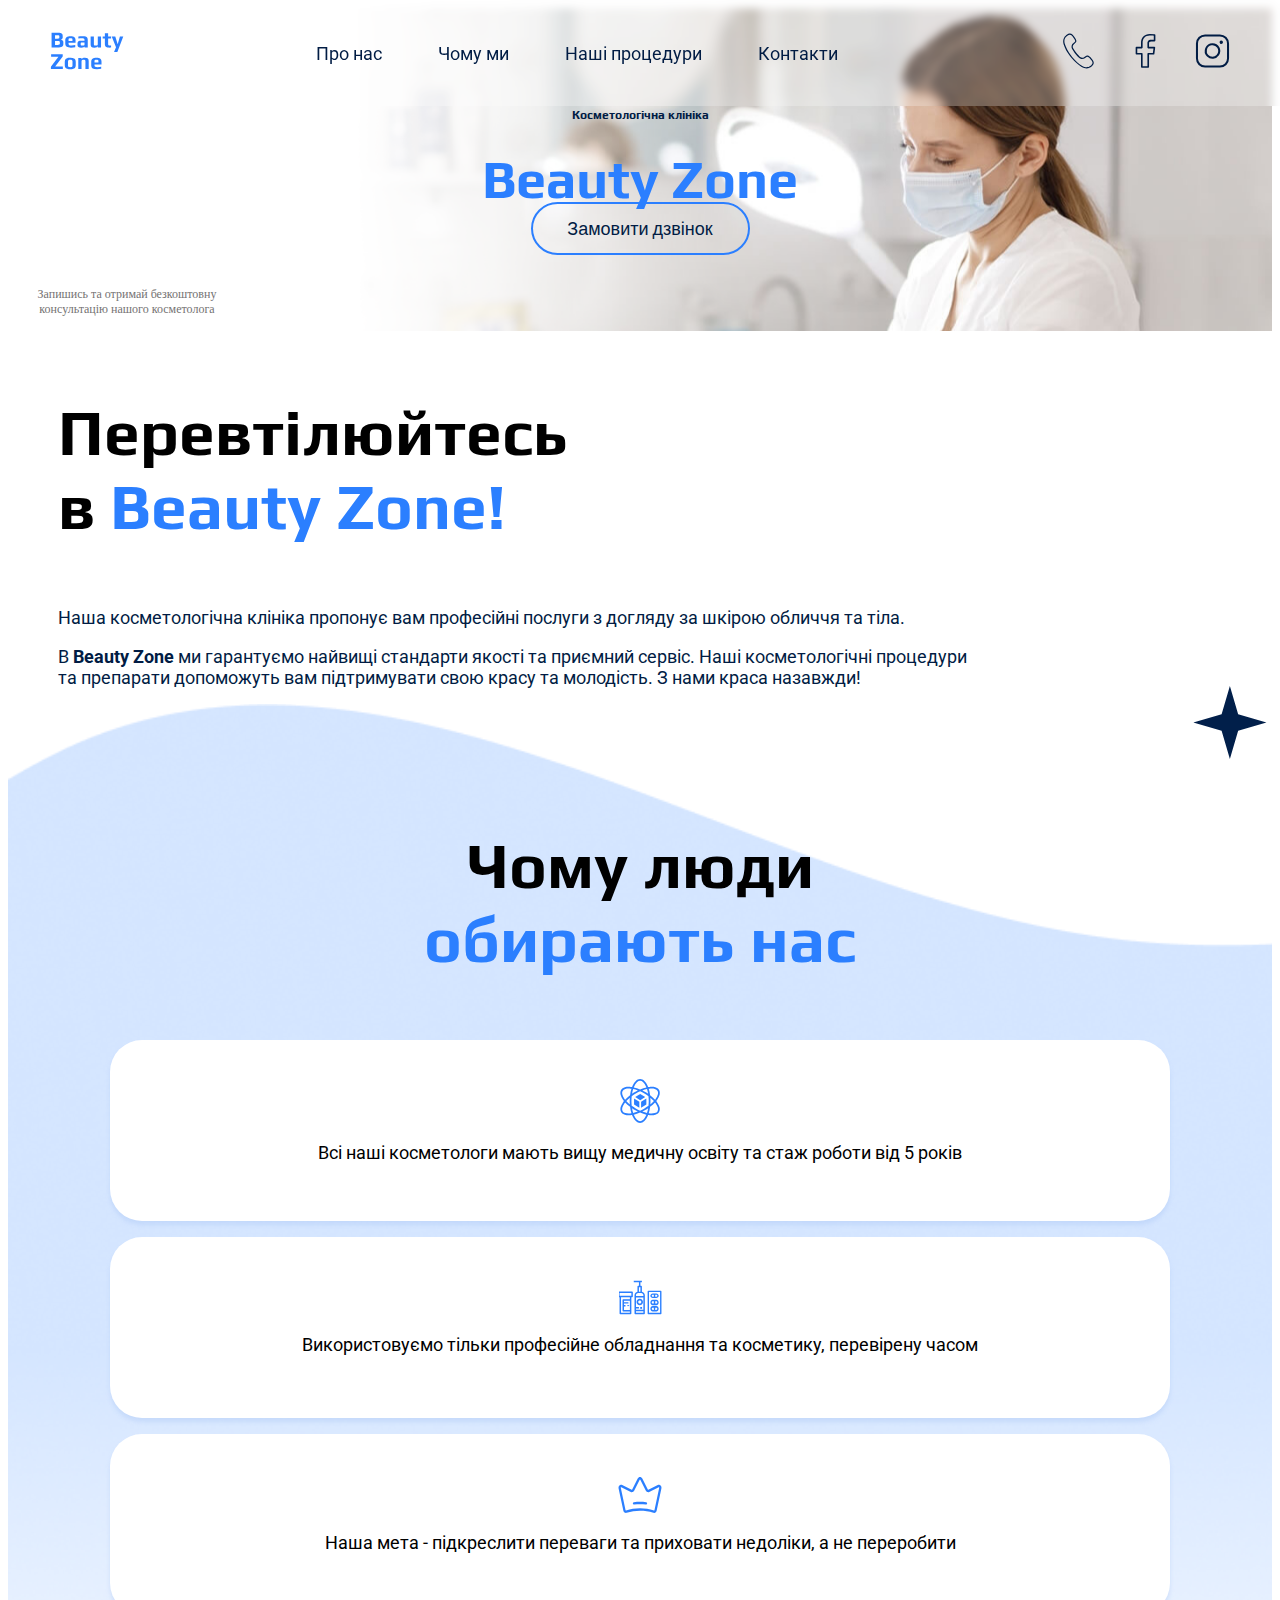
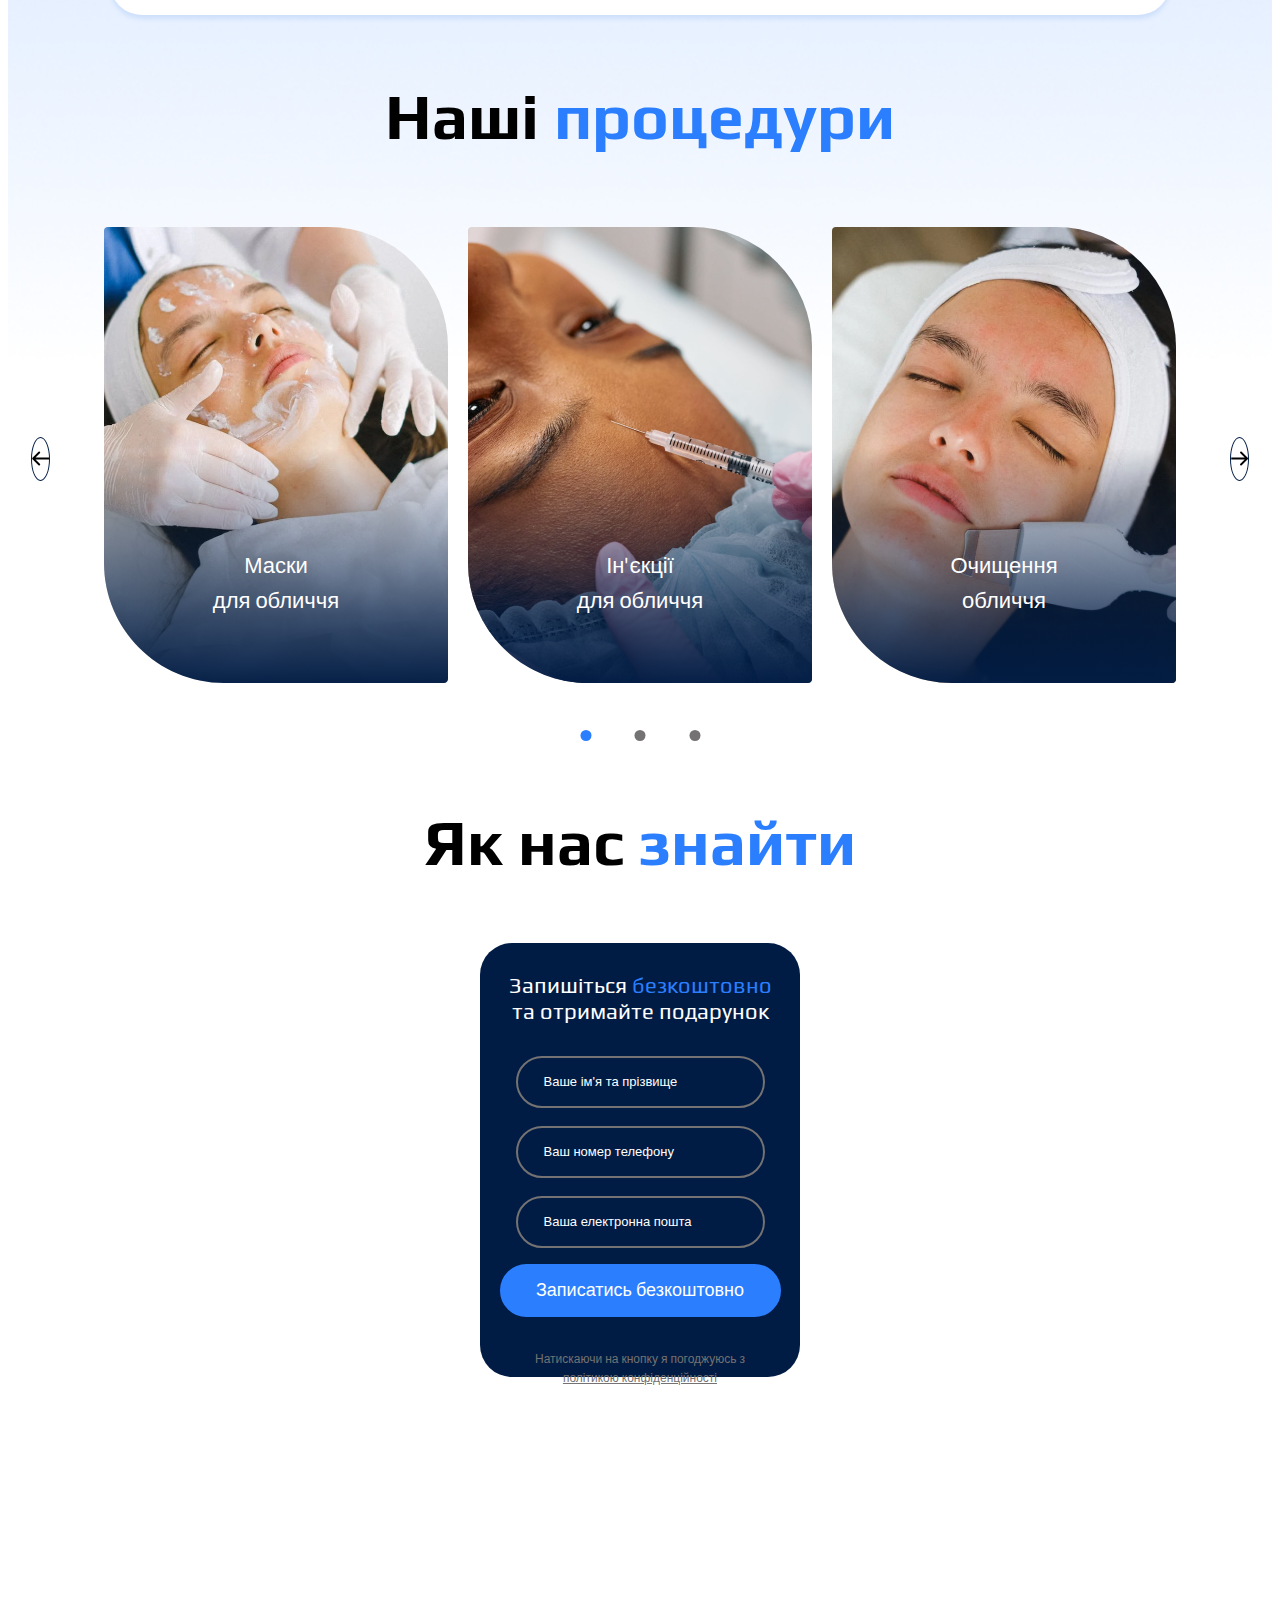
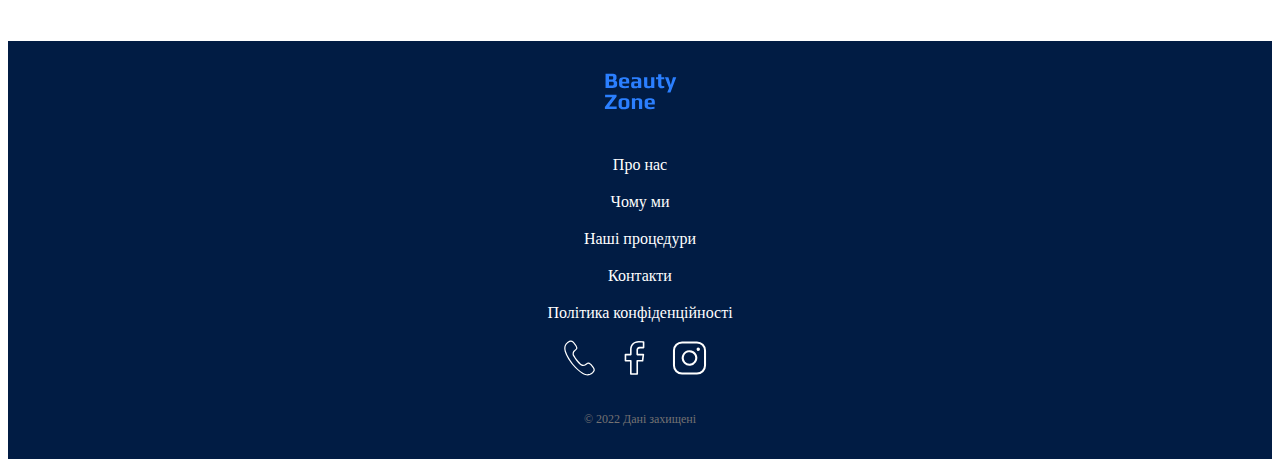
<file: index.html>
<!DOCTYPE html>
<html lang="uk">
  <head>
    <meta charset="UTF-8" />
    <meta name="viewport" content="width=device-width, initial-scale=1.0" />
    <title>Beauty Zone</title>
    <link rel="stylesheet" href="./css/main.min.css" />
  </head>
  <body>
    <header class="header">
      <nav class="header__container container">
        <a href="./index.html">
          <img class="header__logo" src="./img/logo.svg" alt="logo" />
        </a>
          <ul class="header__menu">
            <li class="header__link"><a href="#about-us">Про нас</a></li>
            <li class="header__link"><a href="#why-us">Чому ми</a></li>
            <li class="header__link"><a href="#services">Наші процедури</a></li>
            <li class="header__link"><a href="#contacts">Контакти</a></li>
          </ul>
        <div class="header__social">
          <a target="_blank" href="#">
            <svg class="header__social__link" width="35" height="40">
              <use href="./img/sprite.svg#icon-phone"></use>
            </svg>
          </a>
          <a target="_blank" href="https://www.facebook.com/?locale=uk_UA">
            <svg class="header__social__link" width="35" height="40">
              <use href="./img/sprite.svg#icon-facebook"></use>
            </svg>
          </a>
          <a target="_blank" href="https://www.instagram.com/">
            <svg class="header__social__link" width="35" height="40">
              <use href="./img/sprite.svg#icon-instagram"></use>
            </svg>
          </a>
        </div>
<button class="header__burger menu-btn-open" type="button">
  <svg width="24" height="24">
              <use href="./img/sprite.svg#icon-menu"></use>
            </svg>
</button>


<div class="mobile-menu">
          <a href="./index.html">
          <img class="mobile-menu__logo" src="./img/logo.svg" alt="logo" />
        </a>
        
          <div class="mobile-menu__column">
          <ul>
            <li class="mobile-menu__link"><a href="#about-us">Про нас</a></li>
            <li class="mobile-menu__link"><a href="#why-us">Чому ми</a></li>
            <li class="mobile-menu__link"><a href="#services">Наші процедури</a></li>
            <li class="mobile-menu__link"><a href="#contacts">Контакти</a></li>
          </ul>
        </div>
        <div class="mobile-menu__social">
          <a target="_blank" href="#">
            <svg class="mobile-menu__social-link" width="35" height="40">
              <use href="./img/sprite.svg#icon-phone"></use>
            </svg>
          </a>
          <a target="_blank" href="https://www.facebook.com/?locale=uk_UA">
            <svg class="mobile-menu__social-link" width="35" height="40">
              <use href="./img/sprite.svg#icon-facebook"></use>
            </svg>
          </a>
          <a target="_blank" href="https://www.instagram.com/">
            <svg class="mobile-menu__social-link" width="35" height="40">
              <use href="./img/sprite.svg#icon-instagram"></use>
            </svg>
          </a>
        </div>
           <button class="mobile-menu__btn-close menu-btn-close" type="button">
                X</button>
      </button>
          </div>

      </nav>
    </header>
    <main>
<section class="block-1 container">
          <div class="block-1__text">
            <h5 class="block-1__description">Косметологічна клініка</h5>
            <h1 class="block-1__title">
              Beauty
              Zone
            </h1>
            <button type="button" class="block-1__btn modal-open">Замовити дзвінок</button>
            <p class="note">
              Запишись та отримай безкоштовну консультацію нашого косметолога
            </p>
          </div>
          </div>
        </section>

<section class="block-2 container" id="about-us">
            <div class="block-2__text block-2__text--limited">
            <h3>
              Перевтілюйтесь <br />в <span class="text-logo">Beauty Zone!</span>
            </h3>
            <p class="block-2__description">
              Наша косметологічна клініка пропонує вам професійні послуги з
              догляду за шкірою обличчя та тіла.
            </p>

            <p class="block-2__description">
              В <span class="block-2__text-bold">Beauty Zone</span> ми гарантуємо
              найвищі стандарти якості та приємний сервіс. Наші косметологічні
              процедури та препарати допоможуть вам підтримувати свою красу та
              молодість. З нами краса назавжди!
            </p>
            </div>
           <div class="block-2__img-face">
            <img class="block-2__face1" src="./img/обличчя1.png" alt="" />
            <img class="block-2__face2" src="./img/обличчя2.png" alt="" />
            </div>

            <div class="block-2__star">
            <img class="block-2__star1" src="./img/Star1.svg" alt="" />
            <img class="block-2__star2" src="./img/Star2.svg" alt="" />
            <img class="block-2__star3" src="./img/Star3.svg" alt="" />
          </div>
        </section>

    <div class="background-blue container">
          <section class="block-3 container" id="why-us">
            <h3>Чому люди <br> <span class="text-logo"> обирають нас</span></h3>
            <div class="block-3__frame-container block-3__frame-container--limited">

              <div class="block-3__frame block-3__frame--limited">
                <div class="block-3__description">
                <img class="block-3__vector-frame1 block-3__vector-frame1--limited" src="./img/вибір1.svg" alt="" />
                <p class="block-3__frame-text">
                  Всі наші косметологи мають вищу медичну освіту та стаж роботи
                  від 5 років
                </p>
                </div>
              </div>

              <div class="block-3__frame">
                                <div class="block-3__description">
                <img class="block-3__vector-frame block-3__vector-frame--limited" src="./img/вибір2.svg" alt="" />
                <p class="block-3__frame-text">
                  Використовуємо тільки професійне обладнання та косметику,
                  перевірену часом
                </p>
              </div>
              </div>
              
              <div class="block-3__frame">
                <div class="block-3__description">
                <img class="block-3__vector-frame block-3__vector-frame--limited" src="./img/вибір3.svg" alt="" />
                <p class="block-3__frame-text">
                  Наша мета - підкреслити переваги та приховати недоліки, а не
                  переробити
                </p>
              </div>
            </div>
          </section>

          <section class="block-4 container" id="services">
            <h3>Наші <span class="text-logo">процедури</span></h3>
            <div class="block-4__services-container">
              <button class="block-4__nav-arrow block-4__nav-arrow--limited" type="button">
                <svg width="17" height="17">
                  <use href="./img/sprite.svg#icon-Arrow-left"></use>
                </svg>
              </button>

              <div class="block-4__service">
                <img class="block-4__vector-services" src="./img/маски.png" alt="" />
                <img
                  class="block-4__vector-services-bckg"
                  src="./img/Rectangle5080-services.svg"
                  alt=""
                />
                <p class="block-4__description4">Маски <br />для обличчя</p>
              </div>
              <div class="block-4__service">
                <img class="block-4__vector-services" src="./img/інєкції.png" alt="" />
                <img
                  class="block-4__vector-services-bckg"
                  src="./img/Rectangle5080-services.svg"
                  alt=""
                />
                <p class="block-4__description4">
                  Ін'єкції<br />
                  для обличчя
                </p>
              </div>
              <div class="block-4__service">
                <img class="block-4__vector-services" src="./img/очищення.png" alt="" />
                <img
                  class="block-4__vector-services-bckg"
                  src="./img/Rectangle5080-services.svg"
                  alt=""
                />
                <p class="block-4__description4">
                  Очищення<br />
                  обличчя
                </p>
              </div>

              <button class="block-4__nav-arrow block-4__nav-arrow--limited" type="button">
                <svg width="17" height="17">
                  <use href="./img/sprite.svg#icon-Arrow-right"></use>
                </svg>
              </button>
            </div>
            <div class="block-4__nav-elips block-4__nav-elips--limited">
              <img class="block-4__vector-nav-elips" src="./img/Ellipse1.svg" alt="" />
              <img class="block-4__vector-nav-elips" src="./img/Ellipse2.svg" alt="" />
              <img class="block-4__vector-nav-elips" src="./img/Ellipse4.svg" alt="" />
            </div>
          </section>
          
          <section class="block-5 container" id="contacts">
            <h3>Як нас <span class="text-logo">знайти</span></h3>
            <div class="block-5__navigation">
                <iframe
                  class="block-5__map block-5__map--limited"
                  src="https://www.google.com/maps/embed?pb=!1m18!1m12!1m3!1d2540.9325719461126!2d30.5181753!3d50.4423566!2m3!1f0!2f0!3f0!3m2!1i1024!2i768!4f13.1!3m3!1m2!1s0x40d4cef8b5f6338d%3A0x25c7f06ad686451c!2z0LHRg9C70YzQstCw0YAg0KLQsNGA0LDRgdCwINCo0LXQstGH0LXQvdC60LAsIDUsINCa0LjRl9CyLCAwMjAwMA!5e0!3m2!1suk!2sua!4v1700126585643!5m2!1suk!2sua"
                  width="605"
                  height="481"
                  allowfullscreen=""
                  loading="lazy"
                  referrerpolicy="no-referrer-when-downgrade"
                ></iframe>

              <div class="form form--limited">
                <h4>
                  Запишіться <span class="text-logo">безкоштовно</span><br />
                  та отримайте подарунок
                </h4>
                <form action="#" method="post" name="contact-form">
                  <label class="form__label" for="name"></label>
                  <input
                    class="form__input form__input--limited"
                    type="text"
                    id="name"
                    name="name"
                    required
                    placeholder="Ваше ім'я та прізвище"
                  />

                  <label class="form__label" for="phone"></label>
                  <input 
                    class="form__input form__input--limited"
                    type="tel"
                    id="phone"
                    name="phone"
                    required
                    placeholder="Ваш номер телефону"
                  />

                  <label class="form__label" for="email"></label>
                  <input
                    class="form__input form__input--limited"
                    type="email"
                    id="email"
                    name="email"
                    required
                    placeholder="Ваша електронна пошта"
                  />

                  <button type="submit" class="btn-form">
                    Записатись безкоштовно
                  </button>
                  <p class="note">
                    Натискаючи на кнопку я погоджуюсь з <a href="https://automattic.com/privacy/" class="pc-form">політикою
                    конфіденційності</a> 
                  </p>
                </form>
              </div>
            </div>
          </section>

        </div>
    </main>
    
    <footer class="footer ">
      <div class="container">
      <div class="footer__container">
        <a class="footer__column" href="./index.html"
          ><img class="logo" src="./img/logo.svg" alt="logo"
        /></a>

        <div class="footer__column">
          <ul>
            <li class="footer__link"><a href="#about-us">Про нас</a></li>
            <li class="footer__link"><a href="#why-us">Чому ми</a></li>
            <li class="footer__link"><a href="#services">Наші процедури</a></li>
            <li class="footer__link"><a href="#contacts">Контакти</a></li>
          </ul>
        </div>

        <div class="footer__column">
          <address class="footer__nav-footer">
            <ul>
              <li class="footer__text">
                <a href="tel:+380960000007">+ 38 (096) 000 00 07</a>
              </li>
              <li class="footer__text">
                <a href="mailto:beautyzone@gmail.com">beautyzone@gmail.com</a>
              </li>
              <li class="footer__text">
                <a
                  href="https://maps.app.goo.gl/8k8LiRJa2Az8qU1z7"
                  target="_blank"
                  >Україна, м. Київ, <br />
                  вул. Тараса Шевченка 5</a
                >
              </li>
            </ul>
          </address>

          <p class="footer__cooperation-text-mobile">
            <a href="#" target="_blank">Політика конфіденційності</a>
          </p>

          <div class="footer__social-nav footer__column">
            <a target="_blank" href="#">
              <svg class="footer__social" width="35" height="40" fill="white">
                <use href="./img/sprite.svg#icon-phone"></use>
              </svg>
            </a>
            <a target="_blank" href="https://www.facebook.com/?locale=uk_UA">
              <svg class="footer__social" width="35" height="40" fill="white">
                <use href="./img/sprite.svg#icon-facebook"></use>
              </svg>
            </a>
            <a target="_blank" href="https://www.instagram.com/">
              <svg class="footer__social" width="35" height="40" fill="white">
                <use href="./img/sprite.svg#icon-instagram"></use>
              </svg>
            </a>
          </div>

        </div>

        <div class="footer__column">
          <p class="footer__cooperation-text">
            <a href="#" target="_blank">Політика конфіденційності</a>
          </p>
          <p class="note">© 2022 Дані захищені</p>
          <div class="footer__img">
            <img src="./img/footer-img.png" alt="" />
          </div>
        </div>
      </div>
    </div>
    
    </footer>

<div class="backdrop is-hidden">
    <div class="modal-window">
      
      <button class="modal-window__close" type="button">
        X
      </button>
      <div class="modal-window__form">
        <h3 class="modal-window__title">
          Замовити<br />
          дзвінок
        </h3>
        <h4 class="modal-window__description">
          Запишіться <span class="text-logo">безкоштовно</span> <br />та
          отримайте подарунок
        </h4>

        <form action="#" method="post" name="order-call-form">
          <label class="modal-window__form-label vicually-hidden" for="name">Ваше ім'я та прізвище</label>
          <input
          class="modal-window__input"
            type="text"
            id="name"
            name="name"
            required
            minlength="2"
            maxlength="20"
            placeholder="Ваше ім'я та прізвище"
          />

          <label class="modal-window__form-label vicually-hidden" for="phone">Ваш номер телефону</label>
          <input
          class="modal-window__input"
            type="tel"
            id="phone"
            name="phone"
            required
            pattern="^\+[0-9]{12}"
            placeholder="Ваш номер телефону"
          />

          <label class="modal-window__form-label vicually-hidden" for="email">Ваша електронна пошта</label>
          <input
          class="modal-window__input"
            type="email"
            id="email"
            name="email"
            required
            placeholder="Ваша електронна пошта"
          />

          <button type="submit" class="btn-form">Записатись безкоштовно</button>
          <p class="note-form">
            Натискаючи на кнопку я погоджуюсь з
            <a href="https://automattic.com/privacy/" class="pc-form">політикою конфіденційності</a>
          </p>
        </form>
      </div>
    </div>
  </div>

  <script src="./js/modal.js"></script>
    <script src="./js/mobile-menu.js"></script>
  </body>
</html>
</file>
<file: css/main.min.css>
@import"https://fonts.googleapis.com/css2?family=Play:wght@700&family=Roboto:ital,wght@0,500;1,500&family=Saira:wght@600&display=swap";@import"https://fonts.googleapis.com/css2?family=Play:wght@700&family=Roboto:ital,wght@1,500&family=Saira:wght@600&display=swap";@import"https://fonts.googleapis.com/css2?family=Play:wght@700&family=Roboto:ital,wght@0,100;0,500;1,500&family=Saira:wght@600&display=swap";.container{max-width:1600px;margin:auto}.background-blue{width:100%;background-image:url(/img/background.png);background-repeat:no-repeat;background-size:cover;margin:auto}.text-logo{color:var(--color-logo)}.note{color:var(--color-note);width:238px;font-size:12px;padding-top:20px;padding-bottom:20px}@media(max-width: 720px){.note{margin:auto;padding-top:8px}}.note-form{margin:0;padding-top:16px;color:var(--color-note);width:238px;font-size:12px;padding-top:20px;padding-bottom:20px;text-align:center}a{text-decoration:none;color:inherit;font-style:normal;display:inline-block;cursor:pointer}ul{padding:0;margin:0}li{list-style-type:none;margin-bottom:19px}h3{font-family:"Play",sans-serif;font-size:64px}@media screen and (max-width: 720px){h3{font-size:32px}}h4{font-family:"Play",sans-serif;font-style:normal;font-weight:400;font-size:22px;color:#fff}:root{--color-logo: #2b7fff;--color-background: #011c44;--color-note: #747272}.vicually-hidden{position:absolute;left:-10000px;top:auto;width:1px;height:1px;overflow:hidden}.block-1__btn{font-family:"Saira",sans-serif;font-size:18px;color:var(--color-background);width:219px;height:53px;padding:16px,32px,16px,32px;border-radius:32px;border:2px solid;border-color:var(--color-logo);gap:10px;background-color:rgba(1,28,68,0);cursor:pointer;-webkit-transition-property:background-color,color;transition-property:background-color,color;-webkit-transition-duration:.5s;transition-duration:.5s;-webkit-transition-timing-function:ease-out;transition-timing-function:ease-out}@media screen and (max-width: 480px){.block-1__btn{width:186px;height:44px;margin-top:34px;background-color:var(--color-logo);color:#fff;font-size:16px}.block-1__btn :hover{background-color:rgba(0,0,0,0);color:var(--color-background)}}.block-1__btn:hover{color:#fff;width:219px;height:53px;top:102px;left:20px;padding:16px,32px,16px,32px;border-radius:32px;border:2px solid;border-color:var(--color-logo);gap:10px;background-color:var(--color-logo)}.btn-form{font-family:"Saira",sans-serif;font-size:18px;color:#fff;width:281px;height:53px;top:102px;left:20px;padding:16px,32px,16px,32px;border-radius:32px;border:2px solid;border-color:var(--color-logo);gap:10px;background-color:var(--color-logo);cursor:pointer;-webkit-transition:background-color .5s ease-out;transition:background-color .5s ease-out}@media screen and (max-width: 480px){.btn-form{width:241px;font-size:16px;height:44px}}.btn-form:hover{width:281px;height:53px;top:102px;left:20px;padding:16px,32px,16px,32px;border-radius:32px;border:2px solid;border-color:var(--color-logo);gap:10px;background-color:rgba(0,0,0,0)}@media screen and (max-width: 480px){.btn-form:hover{width:241px;font-size:16px;height:44px}}.header{height:106px;position:absolute;top:0;left:0;width:100%;z-index:100}@media screen and (min-width: 480px){.header{-webkit-backdrop-filter:blur(4px);backdrop-filter:blur(4px);background:rgba(255,255,255,.25)}}.header__container{display:-webkit-box;display:-ms-flexbox;display:flex;-webkit-box-align:center;-ms-flex-align:center;align-items:center;-webkit-box-pack:justify;-ms-flex-pack:justify;justify-content:space-between;height:106px;padding-left:50px;padding-right:50px;margin:auto}@media screen and (max-width: 480px){.header__container{padding-left:20px;padding-right:20px;width:auto}}.header__logo{width:74px}.header__social{display:-webkit-box;display:-ms-flexbox;display:flex}@media screen and (max-width: 480px){.header__social{display:none}}.header__social__link{cursor:pointer;fill:var(--color-background);padding-left:32px}.header__social__link:hover{fill:var(--color-logo);-webkit-transition:fill .3s ease-out;transition:fill .3s ease-out}.header__menu{margin:0;padding:0;list-style-type:none;display:-webkit-box;display:-ms-flexbox;display:flex;-webkit-box-align:center;-ms-flex-align:center;align-items:center;-webkit-box-pack:center;-ms-flex-pack:center;justify-content:center;gap:56px}@media screen and (max-width: 480px){.header__menu{display:none}}.header__link{display:-webkit-box;display:-ms-flexbox;display:flex;-webkit-box-pack:center;-ms-flex-pack:center;justify-content:center;margin:auto;font-family:"Roboto",sans-serif;font-size:18px;color:var(--color-background);-webkit-transition:color .2s ease-out;transition:color .2s ease-out}.header__link:hover{color:var(--color-logo)}.header__burger{width:24px;height:24px;padding:0;background-color:rgba(0,0,0,0);border:none;fill:#fff}@media screen and (min-width: 480px){.header__burger{display:none}}.mobile-menu{position:fixed;top:0;left:0;right:0;bottom:0;background-color:#fff;-webkit-transform:translateX(100%);transform:translateX(100%);-webkit-transition:-webkit-transform .3s;transition:-webkit-transform .3s;transition:transform .3s;transition:transform .3s, -webkit-transform .3s}.mobile-menu.is-open{-webkit-transform:translateX(0);transform:translateX(0)}.mobile-menu__btn-close{position:absolute;top:16px;left:350px;border:none;background-color:rgba(0,0,0,0);color:var(--color-background);cursor:pointer}.mobile-menu__logo{position:absolute;top:16px;left:20px}.mobile-menu__column{position:absolute;top:78px;left:20px;display:-webkit-box;display:-ms-flexbox;display:flex;gap:16px}.mobile-menu__social{position:absolute;top:223px;left:20px;display:-webkit-box;display:-ms-flexbox;display:flex;gap:16px}.block-1{width:auto;padding:0 50px;background:url(/img/bckg-block1.png) no-repeat;background-size:cover;background-position:center top;background-repeat:no-repeat}@media screen and (max-width: 1280px){.block-1{padding:0;background:url(/img/bckg-mobile.png),#fff,rgba(255,255,255,.78),rgba(255,255,255,.2),rgba(255,255,255,0) no-repeat;background-size:cover;background-position:center top;background-repeat:no-repeat;height:323px}}.block-1__title{font-family:"Play",sans-serif;font-size:140px;font-weight:700;line-height:114px;letter-spacing:0em;text-align:left;color:var(--color-logo);padding-top:20px;padding-bottom:50px;margin:0;width:529px;height:228px}@media screen and (max-width: 1280px){.block-1__title{font-size:54px;width:100%;text-align:center;padding:0;height:80px}}@media screen and (max-width: 480px){.block-1__title{padding:0;width:330px;margin:auto}}.block-1__text{position:relative;padding-top:100px;padding-left:206px;z-index:3}@media screen and (max-width: 1280px){.block-1__text{padding-left:0;text-align:center;margin-bottom:0}}.block-1__description{font-family:"Play",sans-serif;font-size:18px;color:var(--color-background);font-style:normal}@media screen and (max-width: 1280px){.block-1__description{font-size:12px;margin:auto}}.block-2{position:relative;display:-webkit-box;display:-ms-flexbox;display:flex;padding-left:50px;padding-right:50px;width:auto}@media screen and (max-width: 720px){.block-2{padding-left:20px}}.block-2__text--limited{max-width:80%}.block-2__description{margin-bottom:30px;color:var(--color-background);font-family:Roboto;font-size:22px;font-style:normal;font-weight:400;line-height:38px}@media screen and (max-width: 1280px){.block-2__description{font-size:18px;line-height:normal;margin-bottom:16px}}.block-2__star{display:-webkit-box;display:-ms-flexbox;display:flex;-webkit-box-pack:center;-ms-flex-pack:center;justify-content:center;-webkit-box-align:center;-ms-flex-align:center;align-items:center;position:absolute;top:10px;right:10px}.block-2__star1{-webkit-transform:rotate(30deg);transform:rotate(30deg);width:64px;position:relative;top:350px;right:370px;stroke-width:2;-webkit-animation:rotateStar 4s linear infinite;animation:rotateStar 4s linear infinite;-webkit-transform-origin:50% 50%;transform-origin:50% 50%;transform-box:fill-box}@media screen and (max-width: 1280px){.block-2__star1{position:relative;bottom:0;right:0}}.block-2__star2{-webkit-transform:rotate(22deg);transform:rotate(22deg);-webkit-transform:rotate(30deg);transform:rotate(30deg);width:40px;position:relative;right:50px;stroke-width:2;-webkit-animation:rotateStar 3s linear infinite;animation:rotateStar 3s linear infinite;-webkit-transform-origin:50% 50%;transform-origin:50% 50%;transform-box:fill-box}@media screen and (max-width: 1280px){.block-2__star2{display:none}}.block-2__star3{width:16px;position:relative;top:250px;right:110px;stroke-width:2;-webkit-animation:rotateStar 2s linear infinite;animation:rotateStar 2s linear infinite;-webkit-transform-origin:50% 50%;transform-origin:50% 50%;transform-box:fill-box}@media screen and (max-width: 1280px){.block-2__star3{display:none}}@-webkit-keyframes rotateStar{from{-webkit-transform:rotate(0deg);transform:rotate(0deg)}to{-webkit-transform:rotate(360deg);transform:rotate(360deg)}}@keyframes rotateStar{from{-webkit-transform:rotate(0deg);transform:rotate(0deg)}to{-webkit-transform:rotate(360deg);transform:rotate(360deg)}}.block-2__face1{border-radius:50%;width:330px;height:330px}.block-2__face2{border-radius:50%;width:330px;height:330px;margin-left:200px}.block-2__text-bold{font-weight:bold}.block-2__img-face{margin-left:100px}@media screen and (max-width: 1280px){.block-2__img-face{display:none}}.block-3{padding-left:50px;padding-right:50px;padding-top:230px;text-align:center;width:auto}@media screen and (max-width: 1280px){.block-3{padding-top:60px}}.block-3__frame-container{display:-webkit-box;display:-ms-flexbox;display:flex;-webkit-box-align:center;-ms-flex-align:center;align-items:center;-webkit-box-pack:justify;-ms-flex-pack:justify;justify-content:space-between;gap:56px;margin:auto}.block-3__frame-container--limited{max-width:1060px}@media screen and (max-width: 1280px){.block-3__frame-container{display:block}}.block-3__frame{display:-webkit-box;display:-ms-flexbox;display:flex;-webkit-box-orient:vertical;-webkit-box-direction:normal;-ms-flex-direction:column;flex-direction:column;padding:24px 32px;-webkit-box-pack:center;-ms-flex-pack:center;justify-content:center;height:133px;background-color:#fff;border-radius:32px;-webkit-box-shadow:0px 4px 4px 0px rgba(168,198,245,.38);box-shadow:0px 4px 4px 0px rgba(168,198,245,.38);margin:0}@media screen and (max-width: 1280px){.block-3__frame{margin-bottom:16px;padding-left:32px;padding-right:32px;font-size:18px}}.block-3__frame-text{color:#000;text-align:center;font-family:Roboto;font-size:18px;font-style:normal;font-weight:400;line-height:24px}.block-3__description{display:-webkit-box;display:-ms-flexbox;display:flex;-webkit-box-orient:vertical;-webkit-box-direction:normal;-ms-flex-direction:column;flex-direction:column;-webkit-box-pack:end;-ms-flex-pack:end;justify-content:flex-end;-webkit-box-align:center;-ms-flex-align:center;align-items:center}.block-3__vector-frame1--limited{max-width:48px}.block-3__vector-frame--limited{max-width:60px}.block-4{font-family:"Saira",sans-serif;text-align:center;padding-left:50px;padding-right:50px;width:auto}.block-4__services-container{display:-webkit-box;display:-ms-flexbox;display:flex;-webkit-box-align:center;-ms-flex-align:center;align-items:center;-webkit-box-pack:center;-ms-flex-pack:center;justify-content:center}.block-4__nav-arrow{display:-webkit-box;display:-ms-flexbox;display:flex;-webkit-box-pack:center;-ms-flex-pack:center;justify-content:center;-webkit-box-align:center;-ms-flex-align:center;align-items:center;height:44px;background-color:rgba(0,0,0,0);border:1px solid var(--color-background);border-radius:50%;padding:0;cursor:pointer;margin:44px;-webkit-transition:background-color .5s ease-out,fill .5s ease-out,border-radius .5s ease-out;transition:background-color .5s ease-out,fill .5s ease-out,border-radius .5s ease-out}.block-4__nav-arrow--limited{width:44px}.block-4__nav-arrow:hover{background-color:var(--color-logo);border-color:#fff;fill:#fff}.block-4__vector-services{border-radius:4px 120px}.block-4__vector-services-bckg{position:absolute;top:0;left:0;height:auto;z-index:2}.block-4__service{position:relative;margin:10px;-webkit-transition:-webkit-transform .3s ease-in;transition:-webkit-transform .3s ease-in;transition:transform .3s ease-in;transition:transform .3s ease-in, -webkit-transform .3s ease-in}.block-4__service:hover{-webkit-transform:scale(1.05);transform:scale(1.05)}.block-4__description4{width:100%;font-size:22px;position:absolute;bottom:0;left:0;color:#fff;padding:0 0 50px 0;z-index:30}.block-4__nav-elips{margin:auto;padding-top:30px;display:-webkit-box;display:-ms-flexbox;display:flex;-webkit-box-align:center;-ms-flex-align:center;align-items:center;-webkit-box-pack:justify;-ms-flex-pack:justify;justify-content:space-between}.block-4__nav-elips--limited{max-width:121px}.block-5{font-family:"Saira",sans-serif;text-align:center;margin-bottom:80px;margin:80 auto;width:auto}@media screen and (max-width: 1280px){.block-5{margin:0}}.block-5__map{border-radius:32px;-ms-flex-negative:0;flex-shrink:0;border:none;width:605px}.block-5__map--limited{max-width:605px}@media screen and (max-width: 1280px){.block-5__map{-webkit-box-ordinal-group:3;-ms-flex-order:2;order:2;width:100%;border:none;border-radius:0;height:232px;margin:0}}.block-5__navigation{display:-webkit-box;display:-ms-flexbox;display:flex;-webkit-box-pack:center;-ms-flex-pack:center;justify-content:center;gap:32px}@media screen and (max-width: 1280px){.block-5__navigation{display:-webkit-box;display:-ms-flexbox;display:flex;-webkit-box-orient:vertical;-webkit-box-direction:normal;-ms-flex-direction:column;flex-direction:column}}form{display:-webkit-box;display:-ms-flexbox;display:flex;-webkit-box-orient:vertical;-webkit-box-direction:normal;-ms-flex-direction:column;flex-direction:column;-webkit-box-align:center;-ms-flex-align:center;align-items:center}.form{height:481px;background-color:var(--color-background);border-radius:32px}.form--limited{width:421px}@media screen and (max-width: 1280px){.form{height:434px;-webkit-box-ordinal-group:2;-ms-flex-order:1;order:1;-webkit-box-pack:center;-ms-flex-pack:center;justify-content:center;width:320px;margin:auto}}.form__label{margin-bottom:2px;display:block}.form__input{margin-bottom:16px;font-size:16px;color:#fff;background-color:rgba(0,0,0,0);border:2px solid #747272;border-radius:32px;height:52px}.form__input--limited{width:310px}@media screen and (max-width: 1280px){.form__input{width:241px;font-size:13px;height:46px}}.form__input:focus{background-color:var(--color-note);outline:none}.form__input::-webkit-input-placeholder{color:#fff;padding-left:40px}.form__input::-moz-placeholder{color:#fff;padding-left:40px}.form__input:-ms-input-placeholder{color:#fff;padding-left:40px}.form__input::-ms-input-placeholder{color:#fff;padding-left:40px}.form__input::placeholder{color:#fff;padding-left:40px}@media screen and (max-width: 1280px){.form__input::-webkit-input-placeholder{padding-left:24px}.form__input::-moz-placeholder{padding-left:24px}.form__input:-ms-input-placeholder{padding-left:24px}.form__input::-ms-input-placeholder{padding-left:24px}.form__input::placeholder{padding-left:24px}}.footer{color:#fff;background-color:var(--color-background)}.footer__container{display:-webkit-box;display:-ms-flexbox;display:flex;-webkit-box-flex:1;-ms-flex:1;flex:1;padding:56px 0 0 100px;margin:auto;gap:20px}@media screen and (max-width: 1280px){.footer__container{-webkit-box-orient:vertical;-webkit-box-direction:normal;-ms-flex-direction:column;flex-direction:column;-webkit-box-pack:center;-ms-flex-pack:center;justify-content:center;-webkit-box-align:center;-ms-flex-align:center;align-items:center;width:auto;padding-top:32px;padding-left:0;margin:auto;gap:0}}.footer__column{-webkit-box-flex:1;-ms-flex:1;flex:1}@media screen and (max-width: 1280px){.footer__column{text-align:center;width:auto;gap:16px}}@media screen and (max-width: 1280px){.footer__column ul{text-align:center;width:auto;padding-top:42px}}.footer__link{color:#fff;z-index:10;font-size:16px}.footer__link:hover{color:var(--color-logo);-webkit-transition:color .3s ease-out;transition:color .3s ease-out}.footer__link:active{color:var(--color-logo)}.footer__social-nav{height:42px;width:174px}@media screen and (max-width: 1280px){.footer__social-nav{display:-webkit-box;display:-ms-flexbox;display:flex;gap:20px;-webkit-box-pack:center;-ms-flex-pack:center;justify-content:center}}.footer__social-nav img{cursor:pointer}.footer__social{-webkit-transition:fill .3s ease-out;transition:fill .3s ease-out}.footer__social:hover{fill:var(--color-logo)}.footer__cooperation-text{margin-right:-100px;margin-bottom:19px}@media screen and (max-width: 1280px){.footer__cooperation-text{margin:auto;display:none}}.footer__cooperation-text-mobile{display:none}@media screen and (max-width: 1280px){.footer__cooperation-text-mobile{display:-webkit-box;display:-ms-flexbox;display:flex;margin:auto;padding-bottom:16px}}.footer__img{position:relative;bottom:0}@media screen and (max-width: 1280px){.footer__img{display:none}}@media screen and (max-width: 1280px){.footer__nav-footer{display:none}}.backdrop{position:fixed;top:0;right:0;bottom:0;left:0;background-color:rgba(0,0,0,.5);z-index:500;display:-webkit-box;display:-ms-flexbox;display:flex;-webkit-box-align:center;-ms-flex-align:center;align-items:center;-webkit-box-pack:center;-ms-flex-pack:center;justify-content:center;padding:20px;-webkit-transition:opacity .3s ease-in,visibility .3s ease-in;transition:opacity .3s ease-in,visibility .3s ease-in}.backdrop.is-hidden{opacity:0;visibility:hidden;pointer-events:none}a.pc-form{text-decoration:underline}.modal-window{max-height:681px;width:100%;max-width:723px;background-color:var(--color-background);border-radius:48px;position:relative}.modal-window__close{position:absolute;top:42px;right:42px;cursor:pointer;background-color:rgba(0,0,0,0);border:none;color:#fff;size:50px}.modal-window__title{font-size:64px;text-align:center;color:#fff;margin:0;line-height:75px;padding-top:42px;overflow:auto;z-index:502}.modal-window__description{text-align:center;line-height:26px;font-size:22px;z-index:502;margin-top:40px;margin-bottom:34px}.modal-window__input{padding-left:40px;margin-bottom:24px;font-size:16px;color:#fff;background-color:rgba(0,0,0,0);border:2px solid #747272;border-radius:32px;width:310px;height:52px}.modal-window__input:focus{background-color:var(--color-note);outline:none}.modal-window__input::-webkit-input-placeholder{color:#fff}.modal-window__input::-moz-placeholder{color:#fff}.modal-window__input:-ms-input-placeholder{color:#fff}.modal-window__input::-ms-input-placeholder{color:#fff}.modal-window__input::placeholder{color:#fff}/*# sourceMappingURL=main.min.css.map */
</file>
